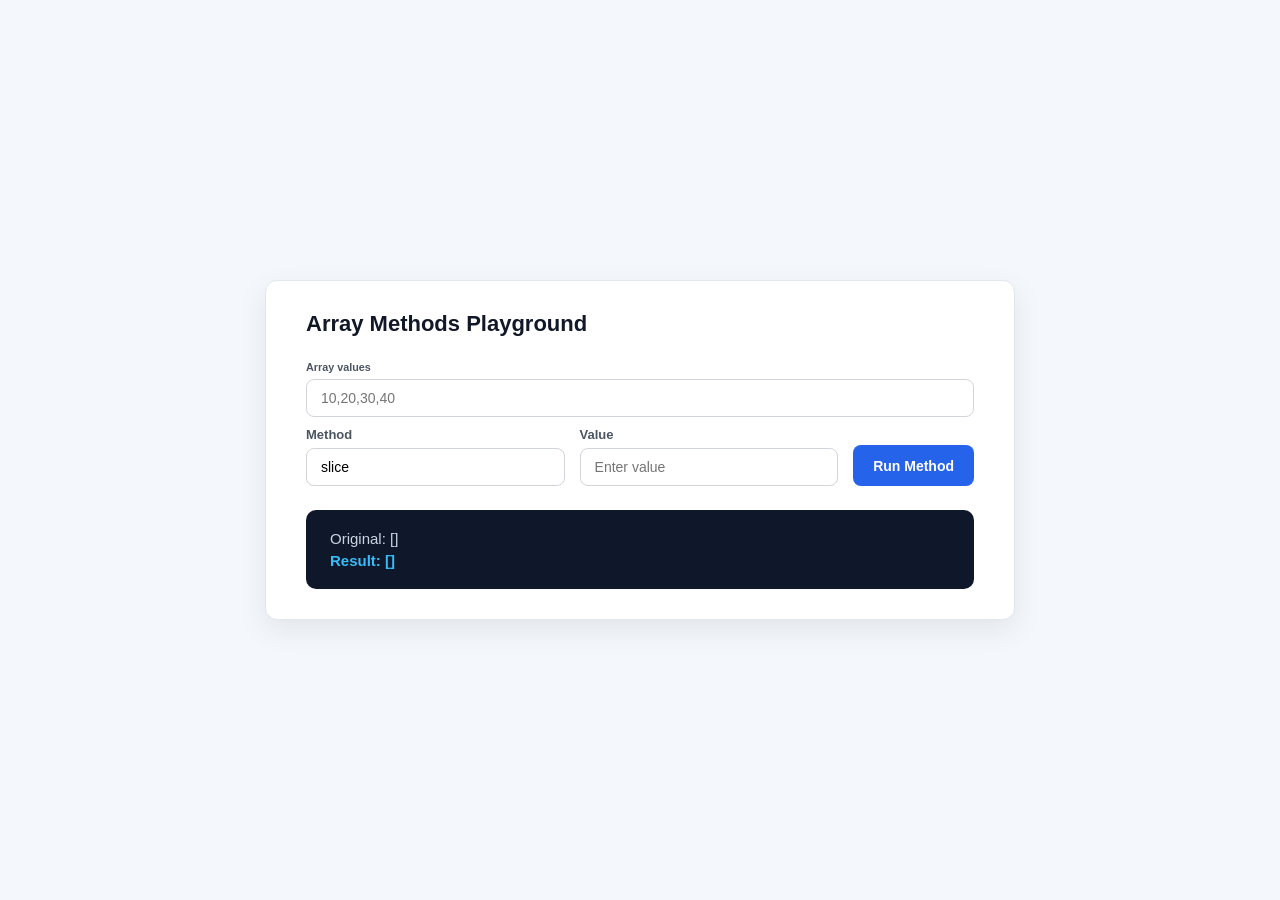
<file: Array Method/index.html>
<!DOCTYPE html>
<html lang="en">

<head>
    <meta charset="UTF-8">
    <meta name="viewport" content="width=device-width, initial-scale=1.0">

    <title>Array Methods Playground</title>

    <link rel="stylesheet" href="style.css">
</head>

<body>

    <div class="container">

        <h2>Array Methods Playground</h2>


        <!-- Array Input -->

        <div class="form">

            <label>
                <h5>Array values</h5>
            </label>

            <input type="text" id="Input" placeholder="10,20,30,40">

        </div>


        <!-- Method + Value + Button -->

        <div class="row">

            <div class="form">

                <label>
                    <p>Method</p>
                </label>

                <input type="text" id="method" value="slice">

            </div>


            <div class="form">

                <label>
                    <p>Value</p>
                </label>

                <input type="text" id="userValue" placeholder="Enter value">

            </div>


            <button id="btn">Run Method</button>

        </div>


        <!-- Output -->

        <div class="output">

            <p id="pages">Original: []</p>

            <p id="value" class="result">
                Result: []
            </p>

        </div>

    </div>


    <script src="task.js"></script>

</body>

</html>
</file>
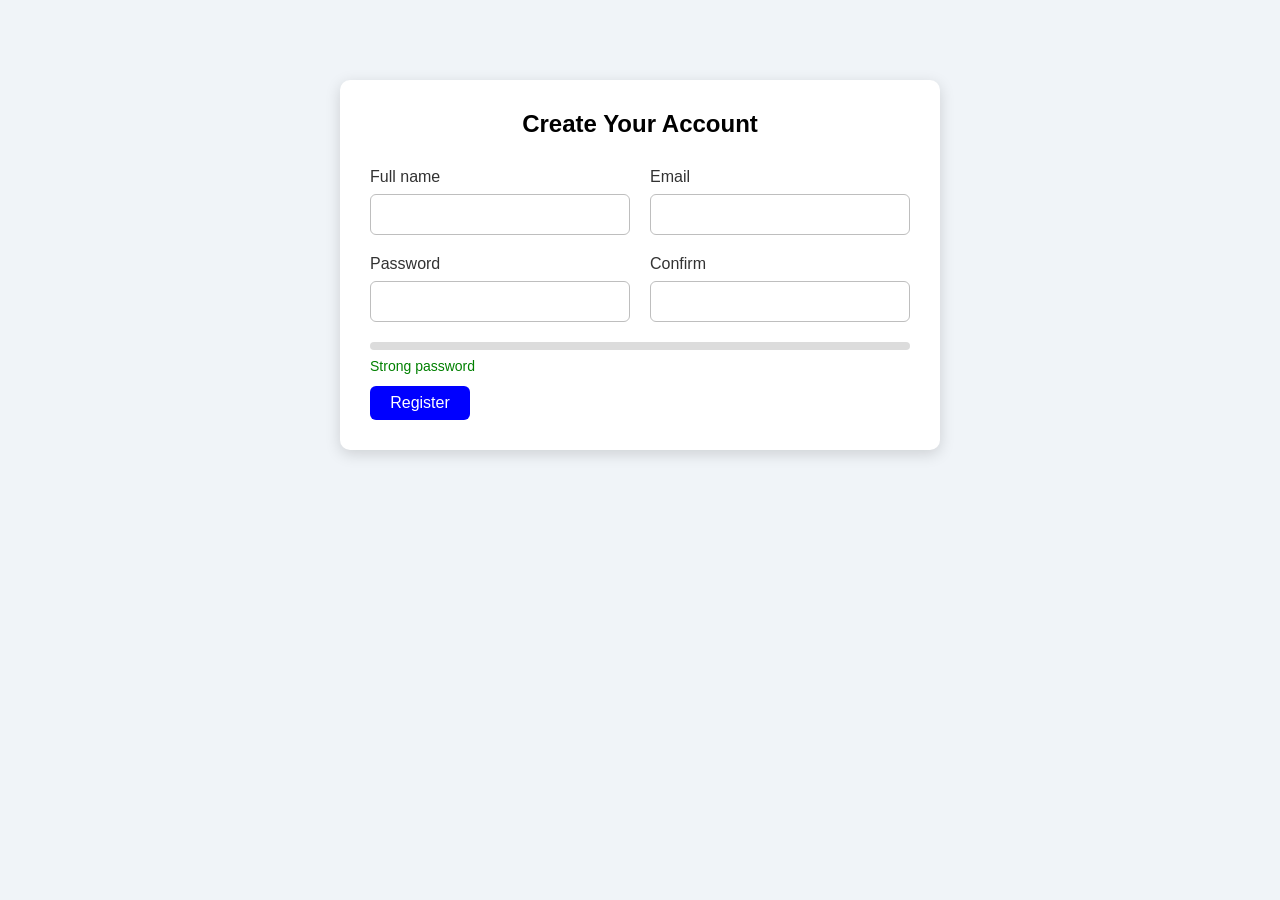
<file: Create Account/index.html>
<!DOCTYPE html>
<html lang="en">

<head>
    <meta charset="UTF-8">
    <meta name="viewport" content="width=device-width, initial-scale=1.0">
    <title>Create Your Account</title>
    <link rel="stylesheet" href="style.css">
</head>

<body>

    <div id="container">

        <h2 id="heading">Create Your Account</h2>

        <div id="form-row-1">

            <div id="name-box">
                <label for="name">Full name</label>
                <input type="text" id="name">
            </div>

            <div id="email-box">
                <label for="email">Email</label>
                <input type="email" id="email" placeholder="">
            </div>

        </div>

        <div id="form-row-2">

            <div id="password-box">
                <label for="password">Password</label>
                <input type="password" id="password">
            </div>

            <div id="confirm-box">
                <label for="confirm">Confirm</label>
                <input type="password" id="confirm">
            </div>

        </div>

        <div id="progress">
            <div id="progress-bar"></div>
        </div>

        <p id="strong">Strong password</p>

        <button id="register" type="submit">Register</button>

    </div>


    <script src="task.js"></script>
</body>

</html>
</file>
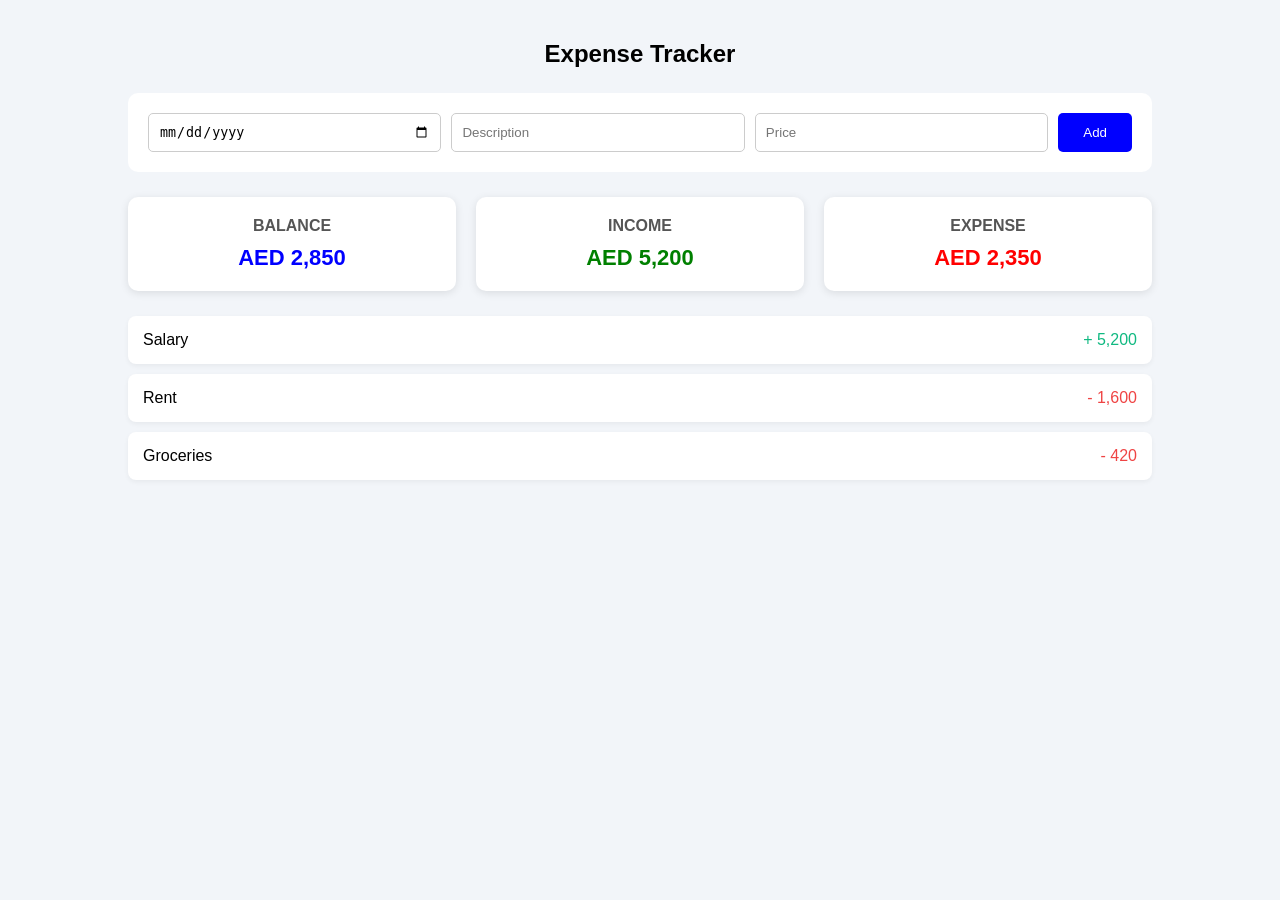
<file: Expensive tracker/index.html>
<!DOCTYPE html>
<html lang="en">
<head>
    <meta charset="UTF-8">
    <meta name="viewport" content="width=device-width, initial-scale=1.0">
    <title>Expense Tracker</title>
    <link rel="stylesheet" href="style.css">
</head>
<body>

<div>
    <h2>Expense Tracker</h2>

    <div id="section">
        <input type="date" id="data">
        <input type="text" id="desc" placeholder="Description">
        <input type="number" id="price" placeholder="Price">
        <button id="addBtn">Add</button>
    </div>

    <div id="section-2">
        <div class="card">
            <h4>BALANCE</h4>
            <p id="Balance">AED 2,850</p>
        </div>
        <div class="card">
            <h4>INCOME</h4>
            <p id="Income">AED 5,200</p>
        </div>
        <div class="card">
            <h4>EXPENSE</h4>
            <p id="Expense">AED 2,350</p>
        </div>
    </div>

    <ul id="transactionList">
        <li class="transaction-item">
            <span>Salary
                
            </span>
            <span style="color: #10b981;">+ 5,200</span>
        </li>
        <li class="transaction-item">
            <span>Rent</span>
            <span style="color: #ef4444;">- 1,600</span>
        </li>
        <li class="transaction-item">
            <span>Groceries</span>
            <span style="color: #ef4444;">- 420</span>
        </li>
    </ul>
</div>

<script src="task.js"></script>

</body>
</html>
</file>
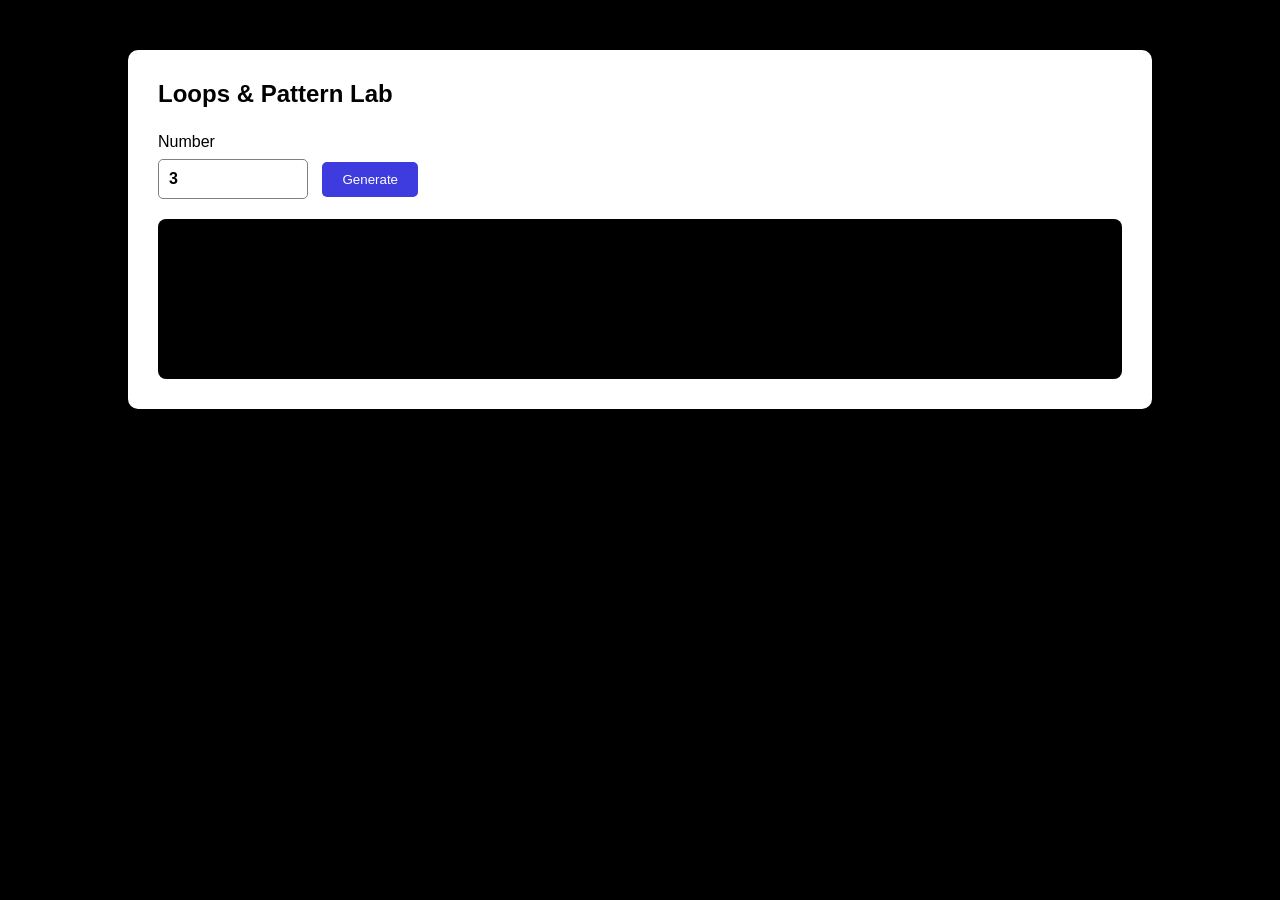
<file: loops/index.html>
<!DOCTYPE html>
<html lang="en">
<head>
    <meta charset="UTF-8">
    <meta name="viewport" content="width=device-width, initial-scale=1.0">
    <title>Loop Pattern Lab</title>
    <link rel="stylesheet" href="style.css">
</head>
<body>

<div id="main">
    <div id="box">
        <h2 id="title">Loops & Pattern Lab</h2>
        
        <div id="inputBox">
            <label for="number">Number</label>
            <input type="number" id="number" value="3">
            <button id="Btn">Generate</button>
        </div>

        <div id="Screen"></div>
    </div>
</div>

<script src="task.js"></script>
</body>
</html>
</file>
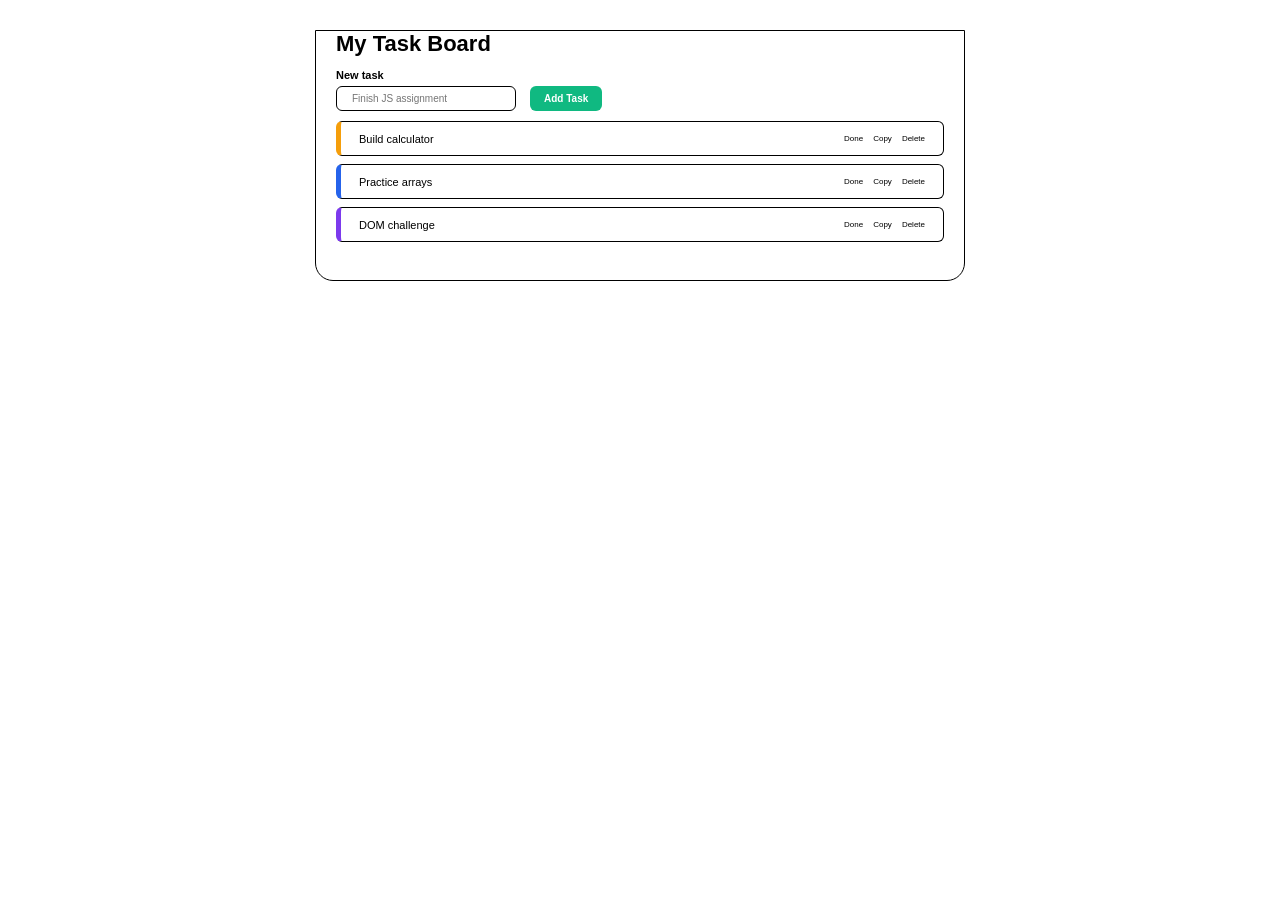
<file: My task Borad/index.html>
<!DOCTYPE html>
    <html lang="en">

<head>

    <meta charset="UTF-8">

    <meta name="viewport" content="width=device-width, initial-scale=1.0">

    <title>My Task Board</title>

    <link rel="stylesheet" href="style.css">

</head>


<body>

    <div id="container">

        <h1 id="heading">My Task Board</h1>


        <div id="new-task">

            <label for="finish">New task</label>


            <div id="task">

                <input type="text" id="finish" placeholder="Finish JS assignment">

                <button id="add-btn">
                    Add Task
                </button>

            </div>

        </div>

        <div id="list">


            <!-- Task 1 -->

            <div id="task-1">

                <div id="title-1">
                    Build calculator
                </div>


                <div id="actions-1">

                    <button id="done-1">
                        Done
                    </button>

                    <button id="copy-1">
                        Copy
                    </button>

                    <button id="delete-1">
                        Delete
                    </button>

                </div>

            </div>


            <!-- Task 2 -->

            <div id="task-2">

                <div id="title-2">
                    Practice arrays
                </div>


                <div id="actions-2">

                    <button id="done-2">
                        Done
                    </button>

                    <button id="copy-2">
                        Copy
                    </button>

                    <button id="delete-2">
                        Delete
                    </button>

                </div>

            </div>


            <!-- Task 3 -->

            <div id="task-3">

                <div id="title-3">
                    DOM challenge
                </div>


                <div id="actions-3">

                    <button id="done-3">
                        Done
                    </button>

                    <button id="copy-3">
                        Copy
                    </button>

                    <button id="delete-3">
                        Delete
                    </button>

                </div>

            </div>


        </div>

    </div>


    <script src="task.js"></script>

</body>

</html>
</file>
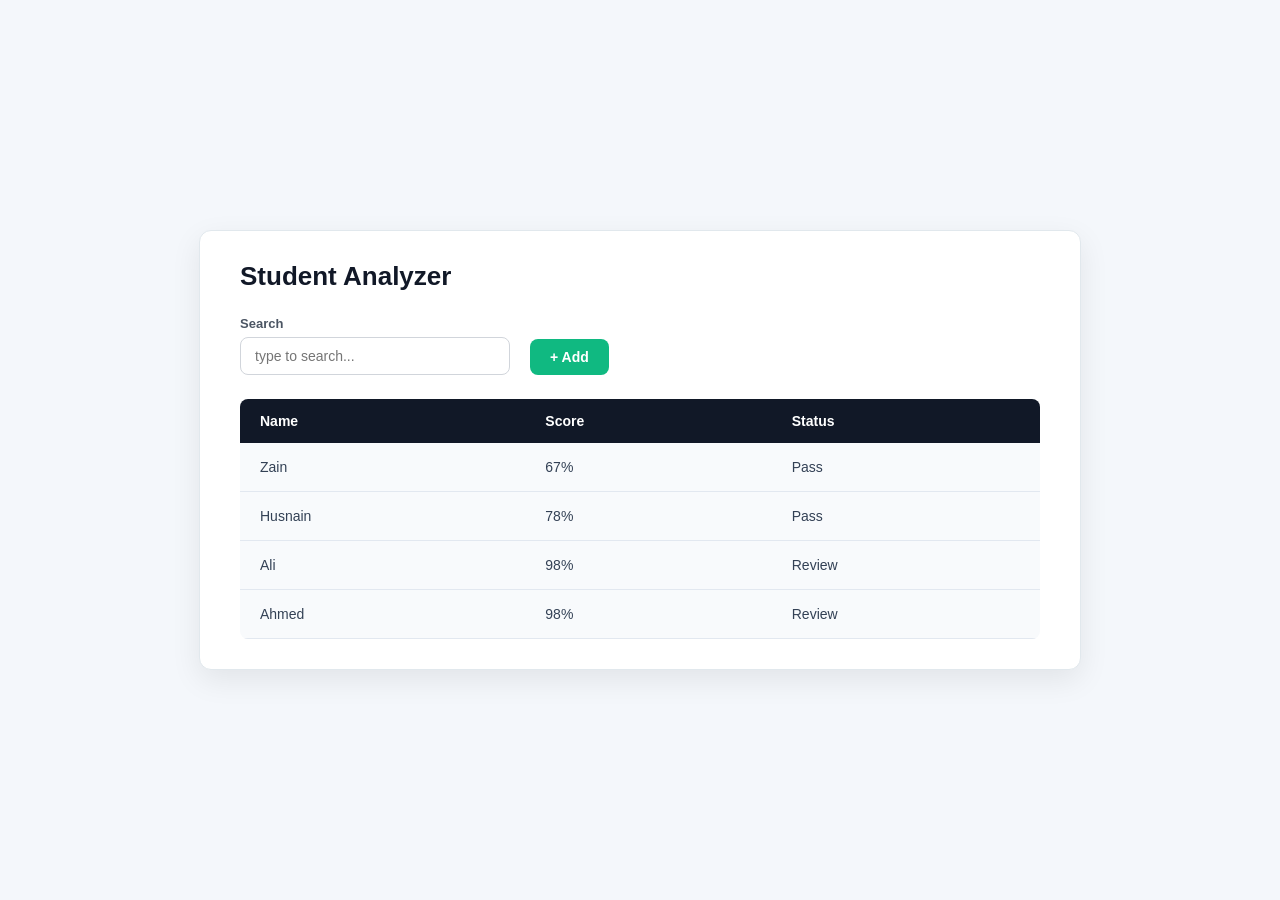
<file: Student analyzer/index.html>
<!DOCTYPE html>
<html lang="en">

<head>
    <meta charset="UTF-8">
    <meta name="viewport" content="width=device-width, initial-scale=1.0">
    <title>Document</title>
    <link rel="stylesheet" href="style.css">
</head>

<body>
    <div id="main-content">
        <h1 id="Text">Student Analyzer</h1>
        <div id="container">
            <div id="search-box">
                <label for="search-input" id="search">Search</label>
                <input type="text" id="input" placeholder="type to search...">
            </div>
            <button id="add-btn">+ Add</button>
        </div>
        <table id="table">
            <thead>
                <tr id="heading-row">
                    <th class="name">Name</th>
                    <th class="score">Score</th>
                    <th class="status">Status</th>
                </tr>
            </thead>
            <tbody>
                <tr class="table-row">
                    <td class="name">Zain</td>
                    <td class="number">67%</td>
                    <td class="pass">Pass</td>
                </tr>
                <tr class="table-row">
                    <td class="name">Husnain</td>
                    <td class="number">78%</td>
                    <td class="pass">Pass</td>
                </tr>
                <tr class="table-row">
                    <td class="name">Ali</td>
                    <td class="number">98%</td>
                    <td class="review">Review</td>
                </tr>
                  <tr class="table-row">
                    <td class="name">Ahmed</td>
                    <td class="number">98%</td>
                    <td class="review">Review</td>
                </tr>
                

            </tbody>
        </table>
    </div>

    <script src="task.js"></script>
</body>

</html>
</file>
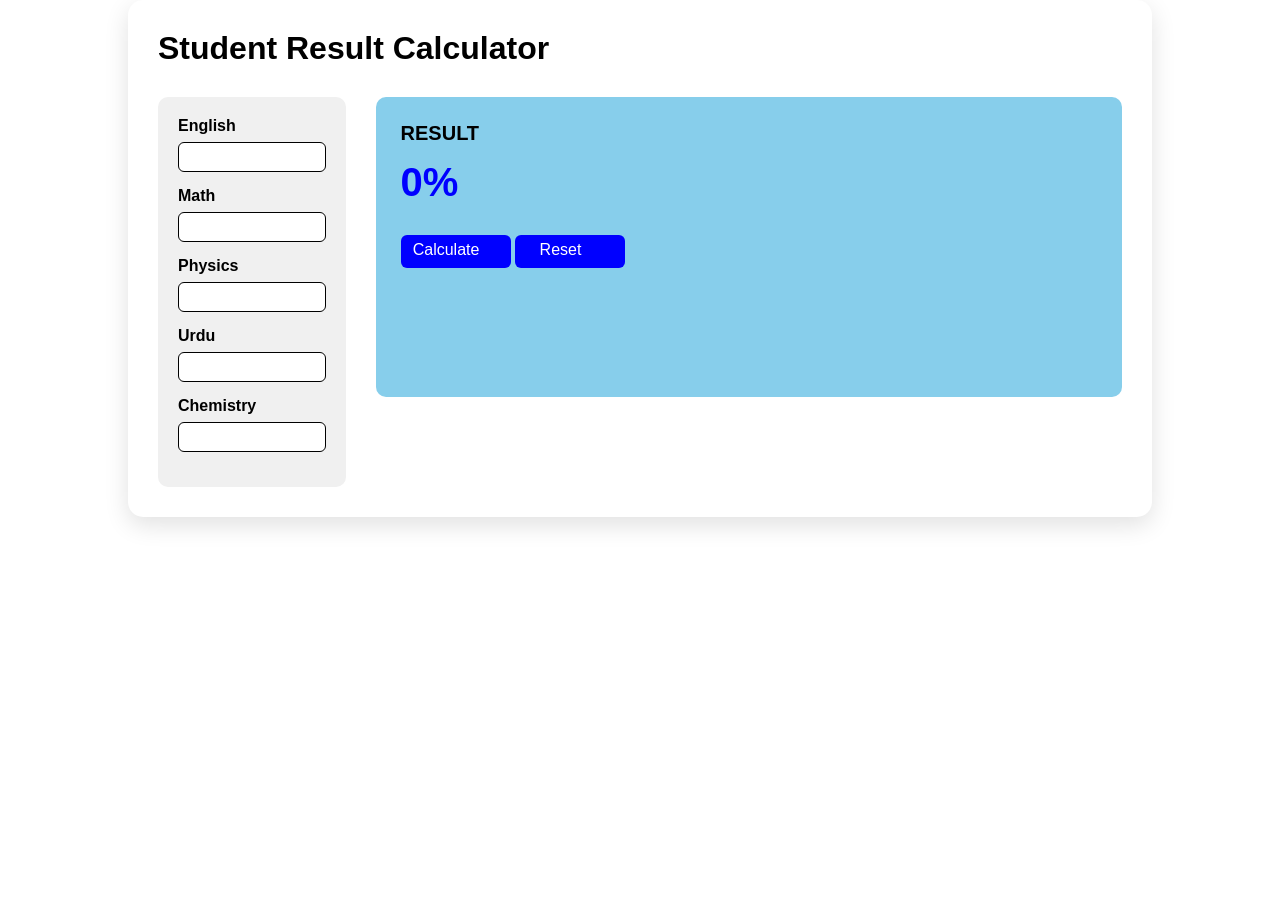
<file: Student Calculater/index.html>
<!DOCTYPE html>
        <html lang="en">
        <head>
            <meta charset="UTF-8">
            <meta name="viewport" content="width=device-width, initial-scale=1.0">
            <title>Smart Result Calculator</title>

            <link rel="stylesheet" href="style.css">
        </head>
        <body>

            <div id="container">

                <h1>Student Result Calculator</h1>

                <div id="main">

                
                    <div id="subjects">

                        <label>English</label>
                        <input type="number" id="english" placeholder="">

                        <label>Math</label>
                        <input type="number" id="math" placeholder="">

                        <label>Physics</label>
                        <input type="number" id="physics" placeholder="">

                        <label>Urdu</label>
                        <input type="number" id="urdu" placeholder="">

                        <label>Chemistry</label>
                        <input type="number" id="chemistry" placeholder="">
                        
                    </div>

                    <div id="result-box">

                        <p id="result">RESULT</p>

                        <h2 id="percentage">0%</h2>

                        <p id="grade"></p>

                        

                        <button id="btn"onclick="calculate()">Calculate</button>
                        <button id="btn1"onclick="resetBtn()">Reset</button>

                    </div>

                </div>

            </div>

            

            <script src="task.js"></script>

        </body>
        </html>
</file>
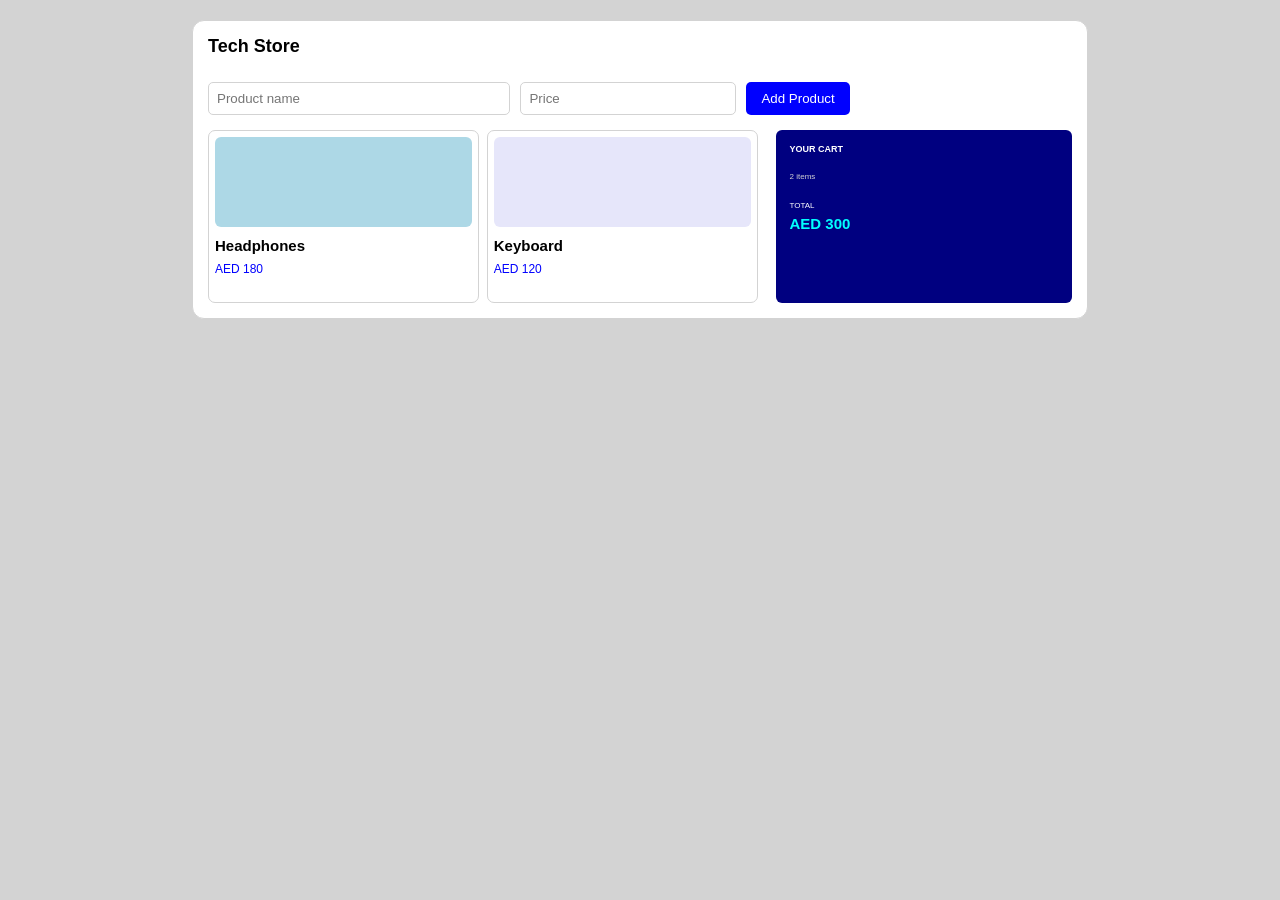
<file: Tech Store/index.html>
<!DOCTYPE html>
<html lang="en">

<head>
    <meta charset="UTF-8">
    <meta name="viewport" content="width=device-width, initial-scale=1.0">
    <title>Tech Store</title>
    <link rel="stylesheet" href="style.css">
</head>

<body>

    <div id="container">

        <h2 id="heading">Tech Store</h2>

        <!-- New Product -->
        <div id="add-product">

            <input type="text" id="product-name" placeholder="Product name">

            <input type="number" id="product-price" placeholder="Price">

            <button id="add-btn">Add Product</button>

        </div>


        <div id="store">

            <div id="product">

                <div id="product1">

                    <div id="product-box1"></div>

                    <h4 id="product-name1">Headphones</h4>

                    <p id="product-price1">AED 180</p>

                </div>


                <div id="product2">

                    <div id="product-box2"></div>

                    <h4 id="product-name2">Keyboard</h4>

                    <p id="product-price2">AED 120</p>

                </div>

            </div>


            <div id="card">

                <h4 id="title">YOUR CART</h4>

                <p id="items">2 items</p>

                <span id="total">TOTAL</span>

                <h2 id="price">AED 300</h2>

            </div>

        </div>

    </div>


    <script src="task.js"></script>

</body>

</html>
</file>
<file: Array Method/style.css>
* {
    margin: 0;
    padding: 0;
    box-sizing: border-box;
}


body {
    background-color: rgb(244, 247, 251);
    font-family: Arial, sans-serif;

    display: flex;
    justify-content: center;
    align-items: center;

    height: 100vh;
}


.container {
    width: 750px;

    background: rgb(255, 255, 255);

    padding: 30px 40px;

    border-radius: 12px;

    box-shadow: 0 10px 30px rgba(0, 0, 0, 0.08);

    border: 1px solid rgb(225, 232, 237);
}


.container h2 {
    font-size: 22px;

    color: rgb(17, 24, 39);

    margin-bottom: 24px;
}


.form {
    display: flex;
    flex-direction: column;

    gap: 6px;
}


.form p {
    margin-top: 10px;
}


.form label {
    font-size: 13px;

    font-weight: 600;

    color: rgb(75, 85, 99);
}


.container .form input {
    padding: 10px 14px;

    width: 100%;

    border: 1px solid rgb(209, 213, 219);

    border-radius: 8px;

    font-size: 14px;

    outline: none;
}


.container .form input:focus {
    border-color: rgb(37, 99, 235);
}


/* Method + Value + Button */

.row {
    display: flex;

    align-items: flex-end;

    gap: 15px;

    margin-bottom: 24px;
}


.row .form {
    flex: 1;
}


.row .form input {
    padding: 10px 14px;

    width: 100%;

    border: 1px solid rgb(209, 213, 219);

    border-radius: 8px;

    font-size: 14px;

    outline: none;
}


#btn {
    background-color: rgb(37, 99, 235);

    color: rgb(255, 255, 255);

    border: none;

    padding: 10px 20px;

    font-weight: 600;

    font-size: 14px;

    border-radius: 8px;

    cursor: pointer;

    height: 41px;

    white-space: nowrap;
}


#btn:hover {
    background-color: rgb(29, 78, 216);
}


/* Output */

.output {
    background-color: rgb(15, 23, 42);

    color: rgb(255, 255, 255);

    padding: 20px 24px;

    border-radius: 10px;

    font-size: 15px;
}


.output p {
    color: rgb(203, 213, 225);
}


.result {
    margin-top: 5px;

    color: rgb(56, 189, 248);

    font-weight: bold;
}


#value {
    color: rgb(56, 189, 248);
}
</file>
<file: Create Account/style.css>
* {
    margin: 0;
    padding: 0;
    box-sizing: border-box;
}

body {
    font-family: Arial, sans-serif;
    background-color: rgb(240, 244, 248);
}

#container {
    width: 600px;
    margin: 80px auto;
    padding: 30px;
    background-color: white;
    border-radius: 10px;
    box-shadow: 0 4px 15px rgba(0, 0, 0, 0.15);
}

#heading {
    text-align: center;
    margin-bottom: 30px;
    color: black;
}

#form-row-1 {
    display: flex;
    gap: 20px;
    margin-bottom: 20px;
}

#form-row-2 {
    display: flex;
    gap: 20px;
    margin-bottom: 20px;
}

#name-box {
    width: 50%;
}

#email-box {
    width: 50%;
}

#password-box {
    width: 50%;
}

#confirm-box {
    width: 50%;
}

#name-box label {
    display: block;
    margin-bottom: 8px;
    color: rgb(50, 50, 50);
}

#email-box label {
    display: block;
    margin-bottom: 8px;
    color: rgb(50, 50, 50);
}

#password-box label {
    display: block;
    margin-bottom: 8px;
    color: rgb(50, 50, 50);
}

#confirm-box label {
    display: block;
    margin-bottom: 8px;
    color: rgb(50, 50, 50);
}

#name {
    width: 100%;
    padding: 12px;
    border: 1px solid rgb(190, 190, 190);
    border-radius: 6px;
}

#email {
    width: 100%;
    padding: 12px;
    border: 1px solid rgb(190, 190, 190);
    border-radius: 6px;
}

#password {
    width: 100%;
    padding: 12px;
    border: 1px solid rgb(190, 190, 190);
    border-radius: 6px;
}

#confirm {
    width: 100%;
    padding: 12px;
    border: 1px solid rgb(190, 190, 190);
    border-radius: 6px;
}

#progress {
    width: 100%;
    height: 8px;
    background-color: rgb(220, 220, 220);
    border-radius: 5px;
    margin-top: 10px;
}

#progress-bar {
    width: 0%;
    height: 100%;
    background-color: green;
    border-radius: 5px;
}

#strong {
    color: green;
    font-size: 14px;
    margin-top: 8px;
}

#register {
    width: 100px;
    margin-top: 12px;
    padding: 8px 12px;
    border: none;
    border-radius: 6px;
    background-color: blue;
    color: white;
    font-size: 16px;
    cursor: pointer;
}

#register:hover {
    background-color: darkblue;
}
</file>
<file: Expensive tracker/style.css>
* {
    margin: 0;
    padding: 0;
    box-sizing: border-box;
}

body {
    font-family: Arial, sans-serif;
    background-color: #f2f5f9;
}

body > div {
    width: 80%;
    margin: 40px auto;
}

h2 {
    text-align: center;
    margin-bottom: 25px;
}



#section {
    display: flex;
    gap: 10px;
    background-color: white;
    padding: 20px;
    border-radius: 10px;
}

#section input {
    padding: 10px;
    border: 1px solid #ccc;
    border-radius: 5px;
    outline: none;
    flex: 1;
}

#section input:focus {
    border-color: blue;
}

#addBtn {
    padding: 10px 25px;
    border: none;
    border-radius: 5px;
    background-color: blue;
    color: white;
    cursor: pointer;
}

#addBtn:hover {
    background-color: darkblue;
}


/* Balance Income Expense */

#section-2 {
    display: flex;
    gap: 20px;
    margin-top: 25px;
}

.card {
    background-color: white;
    padding: 20px;
    flex: 1;
    text-align: center;
    border-radius: 10px;
    box-shadow: 0 2px 8px rgba(0, 0, 0, 0.1);
}

.card h4 {
    margin-bottom: 10px;
    color: #555;
}

.card p {
    font-size: 22px;
    font-weight: bold;
}


#Balance { 
    color: blue;
}

#Income { 
    color: green;
}

#Expense { 
    color: red;
}


#transactionList {
    margin-top: 25px;
    list-style: none;
}

#transactionList li {
    background-color: white;
    padding: 15px;
    margin-bottom: 10px;
    border-radius: 8px;
    display: flex;
    justify-content: space-between;
    align-items: center;
    box-shadow: 0 2px 5px rgba(0, 0, 0, 0.05);
}

.income-text {
    color: green;
    font-weight: bold;
}

.expense-text {
    color: red;
    font-weight: bold;
}
</file>
<file: loops/style.css>
* {
  margin: 0;
  padding: 0;
  box-sizing: border-box;
}

body {
  background-color: black;
  font-family: Arial, sans-serif;
}

#main {
  width: 80%;
  margin: 50px auto;
}

#box {
  background-color: white;
  padding: 30px;
  border-radius: 10px;
}

#title {
  color: black;
  margin-bottom: 25px;
}

#inputBox {
  margin-bottom: 20px;
}

#inputBox label {
  display: block;
  color: black;
  margin-bottom: 8px;
}

#number {
  width: 150px;
  padding: 10px;
  background-color: white;
  color: black;
  border: 1px solid gray;
  border-radius: 5px;
  font-size: 16px;
  font-weight: bold;
}

#Btn {
  padding: 10px 20px;
  margin-left: 10px;
  background-color: rgb(62, 59, 223);
  color: white;
  border: none;
  border-radius: 5px;
  cursor: pointer;
}

#Btn:hover {
  background-color: rgb(50, 16, 202);
}

#Screen {
  min-height: 160px;
  padding: 20px;
  background-color: black;
  color: lightgreen;
  border-radius: 8px;
  white-space: pre;
  font-family: monospace;
  font-size: 15px;
  line-height: 1.6;
}
</file>
<file: My task Borad/style.css>
* {
    margin: 0;
    padding: 0;
    box-sizing: border-box;
}

body {
    font-family: Arial, sans-serif;
    background-color: rgb(255, 255, 255);
    padding: 30px 0;
}

#container {
    width: 80%;
    max-width: 650px;
    margin: auto;
    padding: 0 20px 30px;

    border: 1px solid   black;
    border-radius: 0 0 18px 18px;
}

#heading {
    font-size: 22px;
    color: black;
    margin-bottom: 12px;
}

#new-task {
    margin-bottom: 10px;
}

#new-task label {
    display: block;
    font-size: 11px;
    font-weight: bold;
    color:black ;
    margin-bottom: 5px;
}

#task {
    display: flex;
    align-items: center;
    gap: 14px;
}

#finish {   
    width: 180px;
    height: 25px;
    padding: 8px 15px;
    border: 1px solid black;
    border-radius: 6px; 
    font-size: 10px;
    outline: none;
}

#add-btn {
    height: 25px;
    padding: 0 14px;
    border: none;
    border-radius: 6px;
    background-color: rgb(16, 185, 129);
    color: rgb(255, 255, 255);
    font-size: 10px;
    font-weight: bold;
    cursor: pointer;
}

#add-btn:hover {
    background-color: rgb(5, 150, 105);
}

#list {
    margin-top: 10px;
}

#task-1 {
     display: flex;
    align-items: center;
    justify-content: space-between;
    height: 35px;
    margin-bottom: 8px;
    padding: 0 18px;
    border: 1px solid black;
    border-radius: 6px;
}

#task-2 {
    display: flex;
    align-items: center;
    justify-content: space-between;
    height: 35px;
    margin-bottom: 8px;
    padding: 0 18px;
    border: 1px solid black;
    border-radius: 6px;
}

#task-3 {
    display: flex;
    align-items: center;
    justify-content: space-between;
    height: 35px;
    margin-bottom: 8px;
    padding: 0 18px;
    border: 1px solid ;
    border-radius: 6px;
}

#task-1 {
    border-left: 5px solid rgb(245, 158, 11);
}

#task-2 {
    border-left: 5px solid rgb(37, 99, 235);
}

#task-3 {
    border-left: 5px solid rgb(124, 58, 237);
}

#title-1 {
    font-size: 11px;
    color: black;
}

#title-2 {
    font-size: 11px;
    color: black;
}

#title-3 {
    font-size: 11px;
    color: black;
}

#actions-1 {
    display: flex;
    gap: 10px;
}

#actions-2 {
    display: flex;
    gap: 10px;
}

#actions-3 {
    display: flex;
    gap: 10px;
}

#actions-1 button {
    border: none;
    background: none;
    color: black;
    font-size: 8px;
    cursor: pointer;
    padding: 0;
}

#actions-2 button {
    border: none;
    background: none;
    color: black;
    font-size: 8px;
    cursor: pointer;
    padding: 0;
}

#actions-3 button {
    border: none;
    background: none;
    color: black;
    font-size: 8px;
    cursor: pointer;
    padding: 0;
}

#task-new {
    display: flex;
    align-items: center;
    justify-content: space-between;
    height: 35px;
    margin-bottom: 8px;
    padding: 0 18px;
    border: 1px solid black;
    border-left: 5px solid rgb(16, 185, 129);
    border-radius: 6px;
    
}

#title-new {
    font-size: 11px;
    color: black;
}

#actions-new {
    display: flex;
    gap: 10px;
}

#actions-new button {
    border: none;
    background: none;

    color: black;

    font-size: 8px;
    cursor: pointer;
    padding: 0;
}
</file>
<file: Student analyzer/style.css>
body {
    background-color: rgb(244, 247, 251);
    font-family: Arial, sans-serif;
    display: flex;
    justify-content: center;
    align-items: center;
    height: 100vh;
    margin: 0;
}

#main-content {
    width: 800px;
    background: rgb(255, 255, 255);
    padding: 30px 40px;
    border-radius: 12px;
    box-shadow: 0 10px 30px rgba(0, 0, 0, 0.08);
    border: 1px solid rgb(225, 232, 237);
}

#Text {
    font-size: 26px;
    color: rgb(17, 24, 39);
    margin-top: 0;
    margin-bottom: 24px;
}

#container {
    display: flex;
    gap: 20px;
    align-items: flex-end;
    margin-bottom: 24px;
}

#search-box {
    display: flex;
    flex-direction: column;
    gap: 6px;
}

#search {
    font-size: 13px;
    font-weight: 600;
    color: rgb(75, 85, 99);
}

#input {
    padding: 10px 14px;
    width: 240px;
    border: 1px solid rgb(209, 213, 219);
    border-radius: 8px;
    font-size: 14px;
    outline: none;
}



#add-btn {
    background-color: rgb(16, 185, 129);
    color: white;
    border: none;
    padding: 10px 20px;
    font-weight: 600;
    font-size: 14px;
    border-radius: 8px;
    cursor: pointer;
}

#add-btn:hover {
    background-color: rgb(5, 150, 105);
}

#table {
    width: 100%;
    border-collapse: collapse;
    border-radius: 8px;
    overflow: hidden;
}

#heading-row {
    background-color: rgb(17, 24, 39);
    color: white;
    text-align: left;
}

#heading-row th {
    padding: 14px 20px;
    font-size: 14px;
    font-weight: 600;
}

.table-row {
    background-color: rgb(248, 250, 252);
    border-bottom: 1px solid rgb(226, 232, 240);
}

.table-row td {
    padding: 16px 20px;
    font-size: 14px;
    color: rgb(51, 65, 85);
}

.pass {
    color: green;
    font-weight: 500;
}

.review {
    color: rgb(51, 65, 85);
    font-weight: 500;
}
</file>
<file: Student Calculater/style.css>
* {
    margin: 0;
    padding: 0;
    box-sizing: border-box;
}


body {
    font-family: Arial, sans-serif;
    min-height: auto100;
    display: flex;
    justify-content: center;
    align-items: center;
}

#container {
    width: 80%;
    background: white;
    padding: 30px;
    
    border-radius: 15px;
    box-shadow: 0 8px 25px rgba(0, 0, 0, 0.12);
}



#main {
    display: flex;
    gap: 30px;
}

#subjects {
    width: 20%;
    margin-top: 30px;
    padding: 20px;
    background: #f0f0f0;
    border-radius: 10px;
}

#subjects label {
    display: block;
    margin-bottom: 7px;
    font-weight: bold;
    color: black;
}

#subjects input {
    width: 100%;
    padding: 5px;
    border: 1px solid black;
    margin-bottom: 15px;
    border-radius: 6px;
    font-size: 16px;
}

#result-box {
    width: 80%;
    height: 300px;
    margin-top: 30px;
    padding: 25px;
    background: skyblue;
    border-radius: 10px;
}

#result {
    font-size: 20px;
    font-weight: bold;
    margin-bottom: 15px;
}

#percentage {
    font-size: 40px;
    color: blue;
    margin-bottom: 15px;
}

#grade {
    font-size: 18px;
    color: green;
    margin-bottom: 30px;
}

#btn {
    width: 110px;
    padding: 6px 22px 9px 3px;
    border: none;
    border-radius: 6px;
    background: blue;
    color: white;
    font-size: 16px;
    cursor: pointer;
}

#btn:hover {
    background: darkblue;
}

#btn1 {
    width: 110px;
    padding: 6px 22px 9px 3px;
    border: none;
    border-radius: 6px;
    background: blue;
    color: white;
    font-size: 16px;
    cursor: pointer;
}

#reset-btn:hover {
    background: darkred;
}
</file>
<file: Tech Store/style.css>
* {
    margin: 0;
    padding: 0;
    box-sizing: border-box;
}

body {
    background-color: lightgray;
    font-family: Arial, sans-serif;
}

#container {
    width: 70%;
    margin: 20px auto;
    padding: 15px;
    background-color: white;
    border: 1px solid lightgray;
    border-radius: 12px;
}

#heading {
    font-size: 18px;
    margin-bottom: 25px;
    color: black;
}


/* Add Product */

#add-product {
    display: flex;
    gap: 10px;
    margin-bottom: 15px;
}

#product-name {
    padding: 8px;
    width: 35%;
    border: 1px solid lightgray;
    border-radius: 5px;
}

#product-price {
    padding: 8px;
    width: 25%;
    border: 1px solid lightgray;
    border-radius: 5px;
}

#add-btn {
    padding: 8px 15px;
    border: none;
    border-radius: 5px;
    background-color: blue;
    color: white;
    cursor: pointer;
}


/* Store */

#store {
    display: flex;
    justify-content: space-between;
    gap: 18px;
}

#product {
    display: flex;
    gap: 8px;
    width: 65%;
}


/* Product 1 */

#product1 {
    width: 50%;
    border: 1px solid lightgray;
    border-radius: 7px;
    padding: 6px;
}


/* Product 2 */

#product2 {
    width: 50%;
    border: 1px solid lightgray;
    border-radius: 7px;
    padding: 6px;
}


/* Product Boxes */

#product-box1 {
    height: 90px;
    border-radius: 6px;
    margin-bottom: 10px;
}

#product-box2 {
    height: 90px;
    border-radius: 6px;
    margin-bottom: 10px;
}

#product-box1 {
    background-color: lightblue;
}

#product-box2 {
    background-color: lavender;
}


/* Product Names */

#product-name1 {
    font-size: 15px;
    margin-bottom: 5px;
    color: black;
}

#product-name2 {
    font-size: 15px;
    margin-bottom: 5px;
    color: black;
}


/* Product Prices */

#product-price1 {
    font-size: 12px;
    color: blue;
    margin-top: 8px;
    margin-bottom: 20px;
}

#product-price2 {
    font-size: 12px;
    color: blue;
    margin-top: 8px;
    margin-bottom: 20px;
}


/* Cart */

#card {
    width: 35%;
    background-color: navy;
    border-radius: 6px;
    padding: 14px;
    color: white;
}

#title {
    font-size: 9px;
    margin-bottom: 18px;
}

#items {
    font-size: 8px;
    color: lightgray;
    margin-bottom: 20px;
}

#total {
    display: block;
    font-size: 8px;
    margin-bottom: 5px;
}

#price {
    font-size: 15px;
    color: cyan;
}
</file>
